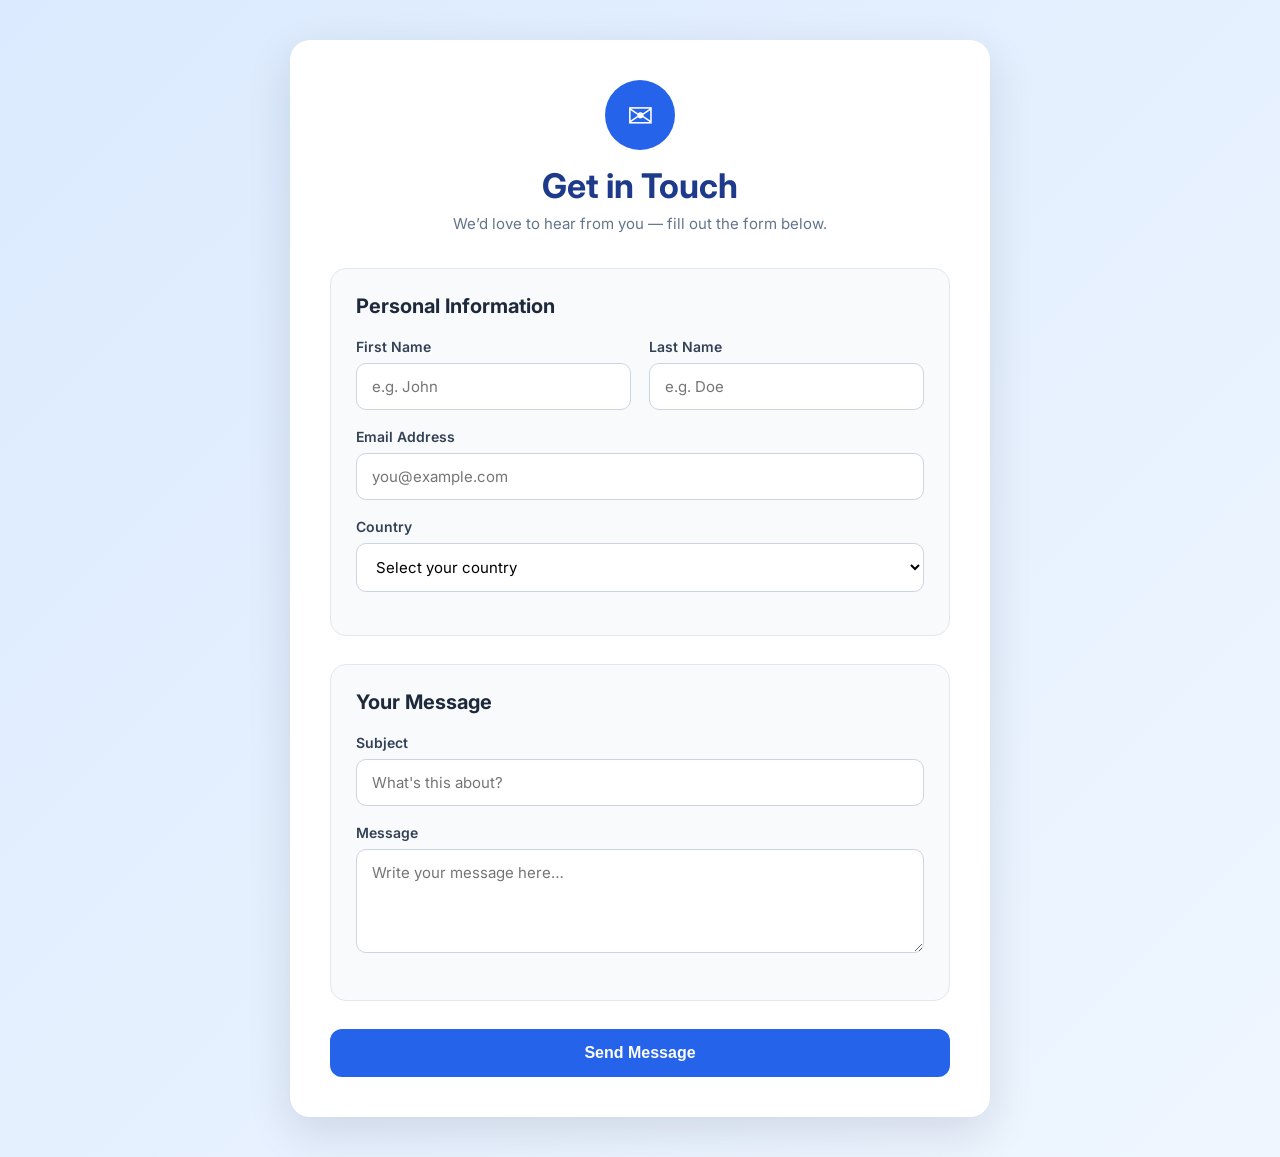
<file: index.html>
<!DOCTYPE html>
<html lang="en">
<head>
    <meta charset="UTF-8" />
    <meta name="viewport" content="width=device-width, initial-scale=1.0" />
    <title>Contact Form</title>
    
    <!-- Google Font -->
    <link rel="preconnect" href="https://fonts.googleapis.com" />
    <link rel="preconnect" href="https://fonts.gstatic.com" crossorigin />
    <link href="https://fonts.googleapis.com/css2?family=Inter:opsz@14..32&display=swap" rel="stylesheet" />
    
    <!-- Your CSS -->
    <link rel="stylesheet" href="style.css" />
</head>
<body>

    <div class="container">

        <!-- ===== HEADER ===== -->
        <div class="header">
            <div class="logo">✉</div>
            <h1>Get in Touch</h1>
            <p>We’d love to hear from you — fill out the form below.</p>
        </div>

        <!-- ===== FORM ===== -->
        <form action="#" method="POST">

            <!-- Section: Personal Info -->
            <div class="section">
                <h2>Personal Information</h2>

                <div class="row">
                    <div class="form-group">
                        <label for="firstName">First Name</label>
                        <input type="text" id="firstName" placeholder="e.g. John" required />
                    </div>
                    <div class="form-group">
                        <label for="lastName">Last Name</label>
                        <input type="text" id="lastName" placeholder="e.g. Doe" required />
                    </div>
                </div>

                <div class="form-group">
                    <label for="email">Email Address</label>
                    <input type="email" id="email" placeholder="you@example.com" required />
                </div>

                <div class="form-group">
                    <label for="country">Country</label>
                    <select id="country">
                        <option value="">Select your country</option>
                        <option value="us">United States</option>
                        <option value="uk">United Kingdom</option>
                        <option value="ca">Canada</option>
                        <option value="au">Australia</option>
                        <option value="in">India</option>
                        <option value="other">Other</option>
                    </select>
                </div>
            </div>

            <!-- Section: Message -->
            <div class="section">
                <h2>Your Message</h2>

                <div class="form-group">
                    <label for="subject">Subject</label>
                    <input type="text" id="subject" placeholder="What's this about?" />
                </div>

                <div class="form-group">
                    <label for="message">Message</label>
                    <textarea id="message" rows="4" placeholder="Write your message here…" required></textarea>
                </div>
            </div>

            <!-- Submit Button -->
            <button type="submit">Send Message</button>

        </form>

    </div>

</body>
</html>
</file>
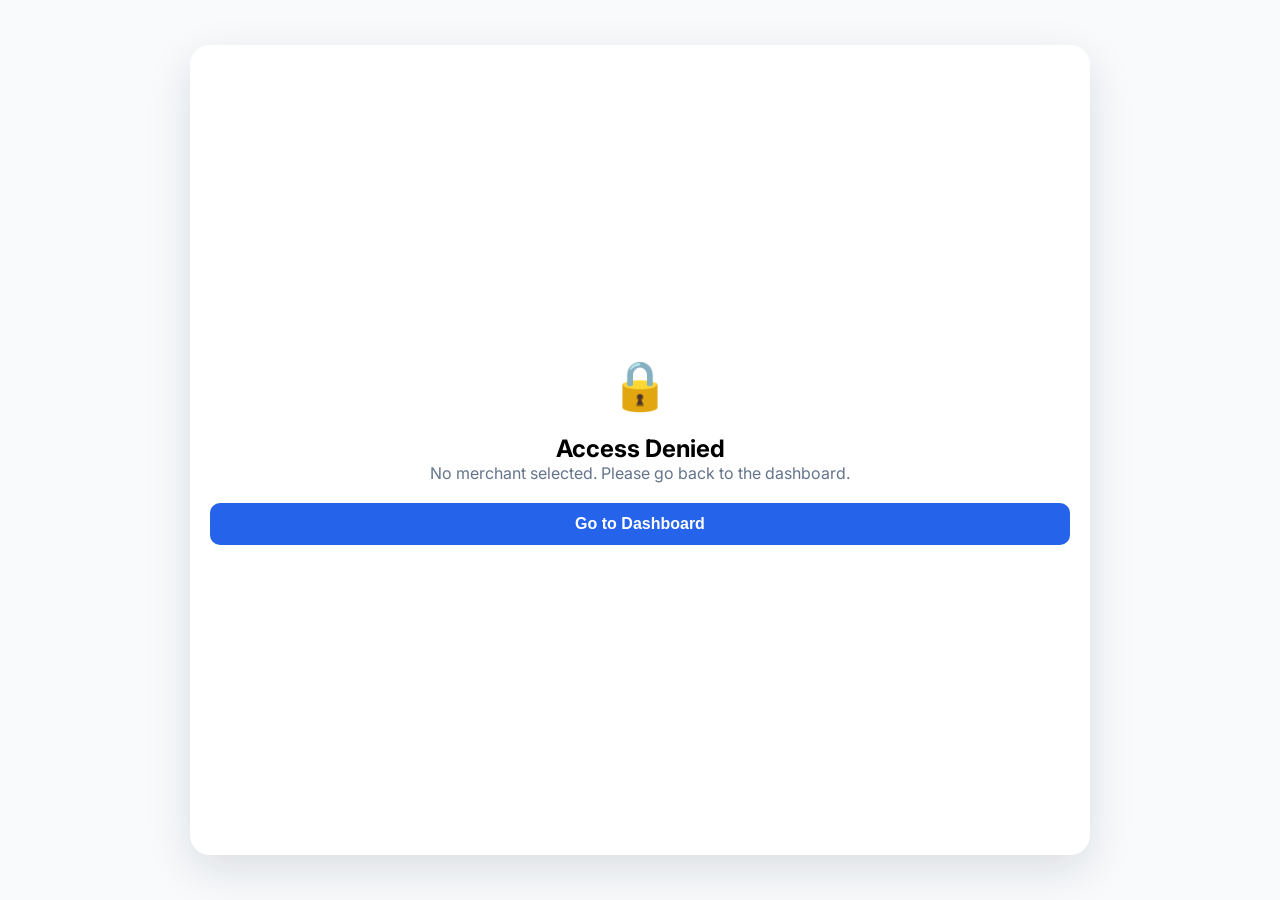
<file: chat.html>
<!DOCTYPE html>
<html lang="en">
<head>
    <meta charset="UTF-8">
    <meta name="viewport" content="width=device-width, initial-scale=1.0">
    <title>Chat Channel</title>
    <link rel="preconnect" href="https://fonts.googleapis.com">
    <link rel="preconnect" href="https://fonts.gstatic.com" crossorigin>
    <link href="https://fonts.googleapis.com/css2?family=Inter:wght@300;400;500;600;700&display=swap" rel="stylesheet">
    <link rel="stylesheet" href="style.css">
    <style>
        /* Full page chat styles */
        body {
            background: #f8fafc;
            padding: 20px;
            min-height: 100vh;
            display: flex;
            align-items: center;
            justify-content: center;
        }
        
        .chat-wrapper {
            width: 100%;
            max-width: 900px;
            height: 90vh;
            background: white;
            border-radius: 20px;
            box-shadow: 0 15px 45px rgba(15, 23, 42, 0.12);
            display: flex;
            flex-direction: column;
            overflow: hidden;
        }

        /* Chat Header */
        .chat-header {
            padding: 20px 30px;
            background: linear-gradient(135deg, #1e3a8a, #2563eb);
            color: white;
            display: flex;
            justify-content: space-between;
            align-items: center;
            border-bottom: 1px solid rgba(255,255,255,0.1);
        }
        .chat-header-left {
            display: flex;
            align-items: center;
            gap: 15px;
        }
        .chat-header-left .avatar {
            width: 45px;
            height: 45px;
            border-radius: 50%;
            background: rgba(255,255,255,0.2);
            display: flex;
            align-items: center;
            justify-content: center;
            font-size: 20px;
        }
        .chat-header-left .merchant-name {
            font-size: 18px;
            font-weight: 600;
        }
        .chat-header-left .merchant-status {
            font-size: 12px;
            opacity: 0.8;
            display: block;
            margin-top: 2px;
        }
        .chat-header-right {
            display: flex;
            gap: 10px;
        }
        .chat-header-right .header-btn {
            background: rgba(255,255,255,0.15);
            border: none;
            color: white;
            padding: 8px 16px;
            border-radius: 8px;
            cursor: pointer;
            font-size: 13px;
            font-weight: 500;
            transition: 0.3s;
            text-decoration: none;
            display: inline-flex;
            align-items: center;
            gap: 6px;
        }
        .chat-header-right .header-btn:hover {
            background: rgba(255,255,255,0.25);
        }

        /* Chat Messages */
        .chat-messages {
            flex: 1;
            overflow-y: auto;
            padding: 20px 30px;
            background: #f8fafc;
        }
        .chat-messages::-webkit-scrollbar {
            width: 6px;
        }
        .chat-messages::-webkit-scrollbar-track {
            background: #e2e8f0;
            border-radius: 3px;
        }
        .chat-messages::-webkit-scrollbar-thumb {
            background: #94a3b8;
            border-radius: 3px;
        }

        .message-wrapper {
            margin-bottom: 15px;
            display: flex;
        }
        .message-wrapper.system {
            justify-content: center;
        }
        .message-wrapper.merchant {
            justify-content: flex-start;
        }
        .message-wrapper.onboarding {
            justify-content: flex-end;
        }

        .message-bubble {
            max-width: 70%;
            padding: 12px 18px;
            border-radius: 12px;
            word-wrap: break-word;
            position: relative;
        }
        .message-wrapper.merchant .message-bubble {
            background: #e2e8f0;
            color: #1e293b;
            border-bottom-left-radius: 4px;
        }
        .message-wrapper.onboarding .message-bubble {
            background: #2563eb;
            color: white;
            border-bottom-right-radius: 4px;
        }
        .message-wrapper.system .message-bubble {
            background: #fef3c7;
            color: #92400e;
            font-size: 13px;
            max-width: 85%;
            text-align: center;
        }

        .message-sender {
            font-size: 11px;
            font-weight: 600;
            margin-bottom: 4px;
            display: block;
        }
        .message-wrapper.onboarding .message-sender {
            color: #93bbfc;
        }
        .message-wrapper.merchant .message-sender {
            color: #64748b;
        }

        .message-text {
            font-size: 15px;
            line-height: 1.5;
        }
        .message-time {
            font-size: 10px;
            opacity: 0.6;
            margin-top: 5px;
            display: block;
        }
        .message-wrapper.onboarding .message-time {
            color: #93bbfc;
        }

        /* Chat Input */
        .chat-input-area {
            padding: 16px 30px;
            background: white;
            border-top: 1px solid #e2e8f0;
            display: flex;
            gap: 12px;
            align-items: center;
        }
        .chat-input-area input {
            flex: 1;
            padding: 12px 18px;
            border: 2px solid #e2e8f0;
            border-radius: 12px;
            font-size: 15px;
            font-family: inherit;
            transition: 0.3s;
            outline: none;
        }
        .chat-input-area input:focus {
            border-color: #2563eb;
            box-shadow: 0 0 0 4px rgba(37, 99, 235, 0.1);
        }
        .chat-input-area button {
            padding: 12px 30px;
            background: #2563eb;
            color: white;
            border: none;
            border-radius: 12px;
            font-weight: 600;
            font-size: 15px;
            cursor: pointer;
            transition: 0.3s;
            white-space: nowrap;
        }
        .chat-input-area button:hover {
            background: #1d4ed8;
            transform: translateY(-2px);
            box-shadow: 0 4px 12px rgba(37, 99, 235, 0.3);
        }

        /* Empty state */
        .empty-state {
            text-align: center;
            padding: 60px 20px;
            color: #94a3b8;
        }
        .empty-state .icon {
            font-size: 48px;
            margin-bottom: 15px;
        }
        .empty-state h3 {
            color: #64748b;
            margin-bottom: 8px;
        }
        .empty-state p {
            font-size: 14px;
        }

        /* Date divider */
        .date-divider {
            text-align: center;
            padding: 15px 0;
            color: #94a3b8;
            font-size: 12px;
            font-weight: 500;
            letter-spacing: 0.5px;
        }
        .date-divider span {
            background: #e2e8f0;
            padding: 4px 16px;
            border-radius: 12px;
        }

        @media (max-width: 640px) {
            .chat-wrapper {
                height: 100vh;
                border-radius: 0;
            }
            .chat-header {
                padding: 15px 20px;
                flex-direction: column;
                gap: 10px;
                align-items: flex-start;
            }
            .chat-header-right {
                width: 100%;
                justify-content: flex-start;
            }
            .chat-header-right .header-btn {
                font-size: 12px;
                padding: 6px 12px;
            }
            .chat-messages {
                padding: 15px;
            }
            .chat-input-area {
                padding: 12px 15px;
                flex-wrap: wrap;
            }
            .chat-input-area input {
                font-size: 14px;
            }
            .chat-input-area button {
                padding: 12px 20px;
                font-size: 14px;
            }
            .message-bubble {
                max-width: 85%;
            }
        }
    </style>
</head>
<body>
    <div class="chat-wrapper">
        <!-- Header -->
        <div class="chat-header">
            <div class="chat-header-left">
                <div class="avatar">💬</div>
                <div>
                    <span class="merchant-name" id="chatMerchantName">Loading...</span>
                    <span class="merchant-status" id="chatMerchantStatus">🟢 Online</span>
                </div>
            </div>
            <div class="chat-header-right">
                <a href="onboarding.html?merchantId=" id="backToDashboardBtn" class="header-btn">
                    ← Dashboard
                </a>
                <a href="merchant.html?merchantId=" id="backToMerchantBtn" class="header-btn">
                    👤 Merchant View
                </a>
            </div>
        </div>

        <!-- Messages -->
        <div class="chat-messages" id="chatMessages">
            <div class="empty-state">
                <div class="icon">💬</div>
                <h3>No messages yet</h3>
                <p>Start the conversation with the merchant</p>
            </div>
        </div>

        <!-- Input -->
        <div class="chat-input-area">
            <input type="text" id="chatMessageInput" placeholder="Type a message..." />
            <button id="chatSendBtn">Send</button>
        </div>
    </div>

    <script src="chat.js"></script>
</body>
</html>
</file>
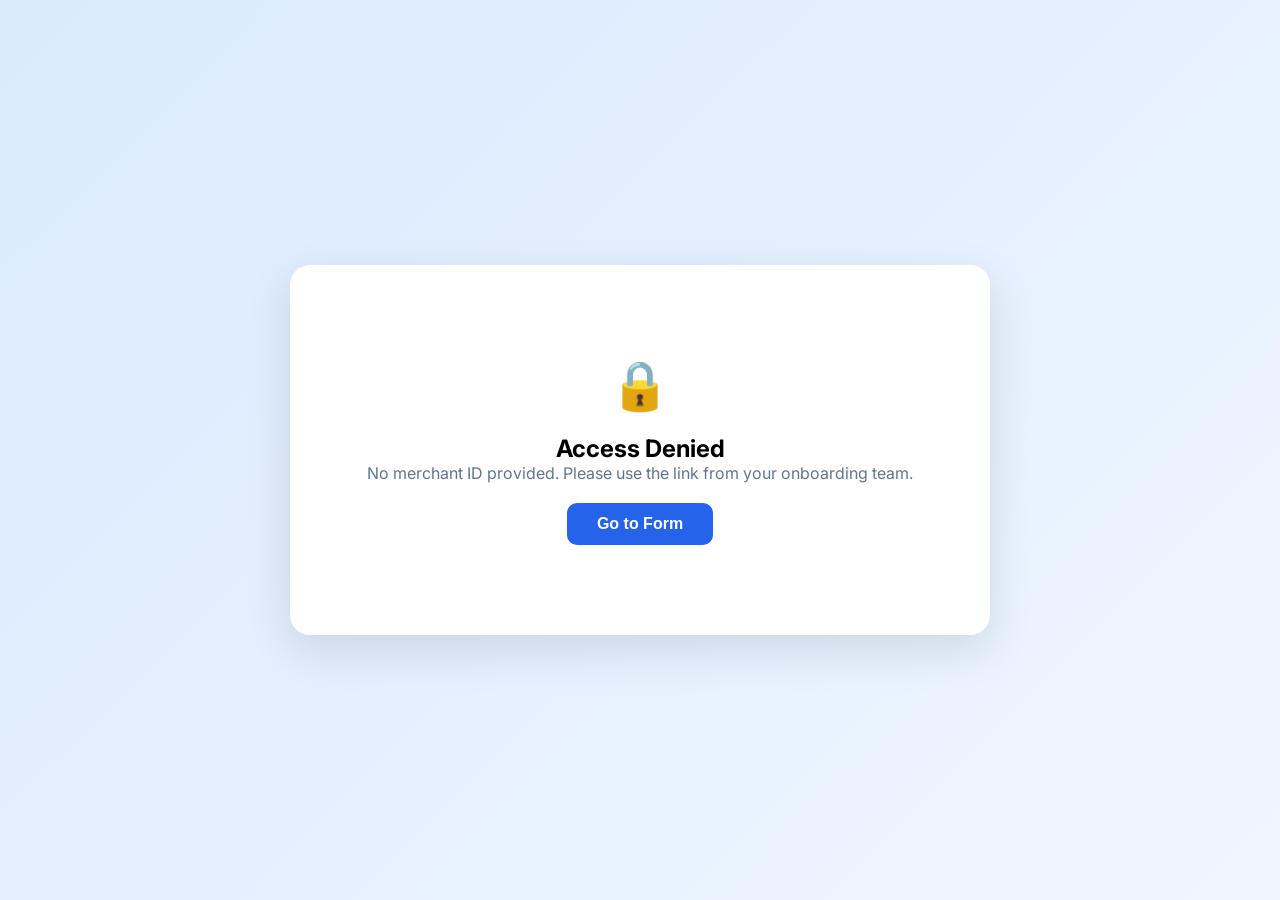
<file: merchant.html>
<!DOCTYPE html>
<html lang="en">
<head>
    <meta charset="UTF-8">
    <meta name="viewport" content="width=device-width, initial-scale=1.0">
    <title>Merchant Progress</title>
    <link rel="preconnect" href="https://fonts.googleapis.com">
    <link rel="preconnect" href="https://fonts.gstatic.com" crossorigin>
    <link href="https://fonts.googleapis.com/css2?family=Inter:wght@300;400;500;600;700&display=swap" rel="stylesheet">
    <link rel="stylesheet" href="style.css">
    <style>
        /* Additional merchant-specific styles */
        .progress-ring {
            display: flex;
            justify-content: center;
            align-items: center;
            margin: 20px 0;
        }
        .circular-progress {
            width: 120px;
            height: 120px;
            border-radius: 50%;
            background: #f1f5f9;
            display: flex;
            align-items: center;
            justify-content: center;
            position: relative;
        }
        .circular-progress .percentage {
            font-size: 28px;
            font-weight: 700;
            color: #1e3a8a;
        }
        .circular-progress .label {
            font-size: 12px;
            color: #64748b;
            position: absolute;
            bottom: 25px;
        }
        .status-badge {
            display: inline-block;
            padding: 6px 16px;
            border-radius: 20px;
            font-size: 14px;
            font-weight: 600;
        }
        .status-badge.in-progress {
            background: #dbeafe;
            color: #1e40af;
        }
        .status-badge.completed {
            background: #d1fae5;
            color: #065f46;
        }
        .task-item {
            display: flex;
            align-items: center;
            padding: 14px 16px;
            background: white;
            border-radius: 10px;
            border: 1px solid #e2e8f0;
            transition: all 0.3s;
            margin-bottom: 10px;
        }
        .task-item:hover {
            border-color: #93c5fd;
            box-shadow: 0 2px 8px rgba(37, 99, 235, 0.08);
        }
        .task-item.completed {
            background: #f0fdf4;
            border-color: #86efac;
        }
        .task-icon {
            font-size: 20px;
            margin-right: 12px;
        }
        .task-title {
            flex: 1;
            font-weight: 500;
        }
        .task-title.completed {
            text-decoration: line-through;
            color: #94a3b8;
        }
        .task-owner-tag {
            font-size: 11px;
            padding: 3px 10px;
            border-radius: 12px;
            background: #f1f5f9;
            color: #64748b;
        }
        .chat-message {
            margin-bottom: 12px;
            display: flex;
        }
        .chat-message.system {
            justify-content: center;
        }
        .chat-message.merchant {
            justify-content: flex-end;
        }
        .chat-message.onboarding {
            justify-content: flex-start;
        }
        .message-bubble {
            max-width: 75%;
            padding: 12px 16px;
            border-radius: 12px;
            word-wrap: break-word;
        }
        .chat-message.merchant .message-bubble {
            background: #2563eb;
            color: white;
            border-bottom-right-radius: 4px;
        }
        .chat-message.onboarding .message-bubble {
            background: #f1f5f9;
            color: #1e293b;
            border-bottom-left-radius: 4px;
        }
        .chat-message.system .message-bubble {
            background: #fef3c7;
            color: #92400e;
            font-size: 13px;
        }
        .message-sender {
            font-size: 11px;
            font-weight: 600;
            margin-bottom: 3px;
            display: block;
        }
        .message-time {
            font-size: 10px;
            opacity: 0.6;
            margin-top: 4px;
            display: block;
        }
        .chat-container {
            border: 1px solid #e2e8f0;
            border-radius: 12px;
            padding: 16px;
            background: white;
        }
        .messages-scroll {
            max-height: 320px;
            overflow-y: auto;
            margin-bottom: 16px;
            padding-right: 8px;
        }
        .messages-scroll::-webkit-scrollbar {
            width: 6px;
        }
        .messages-scroll::-webkit-scrollbar-track {
            background: #f1f5f9;
            border-radius: 3px;
        }
        .messages-scroll::-webkit-scrollbar-thumb {
            background: #cbd5e1;
            border-radius: 3px;
        }
        .messages-scroll::-webkit-scrollbar-thumb:hover {
            background: #94a3b8;
        }
        .merchant-info-grid {
            display: grid;
            grid-template-columns: 1fr 1fr;
            gap: 20px;
            background: #f8fafc;
            padding: 20px;
            border-radius: 12px;
            border: 1px solid #e2e8f0;
        }
        .info-item {
            display: flex;
            flex-direction: column;
        }
        .info-label {
            font-size: 12px;
            font-weight: 600;
            color: #64748b;
            text-transform: uppercase;
            letter-spacing: 0.5px;
        }
        .info-value {
            font-size: 16px;
            font-weight: 500;
            color: #1e293b;
            margin-top: 4px;
        }
        @media (max-width: 640px) {
            .merchant-info-grid {
                grid-template-columns: 1fr;
                gap: 12px;
            }
            .circular-progress {
                width: 100px;
                height: 100px;
            }
            .circular-progress .percentage {
                font-size: 24px;
            }
        }
    </style>
</head>
<body>
    <div class="container">
        <div class="header">
            <div class="logo">📊</div>
            <h1>Your Onboarding Progress</h1>
            <p>Track your merchant onboarding journey</p>
        </div>

        <!-- Status Overview -->
        <div class="section" style="background: linear-gradient(135deg, #eff6ff, #dbeafe); border: none;">
            <div style="display: flex; justify-content: space-between; align-items: center; flex-wrap: wrap; gap: 15px;">
                <div>
                    <h2 style="margin: 0; font-size: 22px; color: #1e3a8a;" id="merchantNameDisplay">Loading...</h2>
                    <div style="margin-top: 8px;">
                        <span class="status-badge in-progress" id="statusBadge">In Progress</span>
                    </div>
                </div>
                <div class="progress-ring">
                    <div class="circular-progress">
                        <span class="percentage" id="progressPercentage">0%</span>
                        <span class="label">Complete</span>
                    </div>
                </div>
            </div>
        </div>

        <!-- Merchant Details -->
        <div class="section">
            <h2>Merchant Information</h2>
            <div class="merchant-info-grid" id="merchantInfo">
                <div class="info-item">
                    <span class="info-label">Company</span>
                    <span class="info-value" id="displayCompany">-</span>
                </div>
                <div class="info-item">
                    <span class="info-label">Business Name</span>
                    <span class="info-value" id="displayBusiness">-</span>
                </div>
                <div class="info-item">
                    <span class="info-label">PIC Name</span>
                    <span class="info-value" id="displayPIC">-</span>
                </div>
                <div class="info-item">
                    <span class="info-label">Phone</span>
                    <span class="info-value" id="displayPhone">-</span>
                </div>
                <div class="info-item">
                    <span class="info-label">Email</span>
                    <span class="info-value" id="displayEmail">-</span>
                </div>
                <div class="info-item">
                    <span class="info-label">Package</span>
                    <span class="info-value" id="displayPackage">-</span>
                </div>
            </div>
        </div>

        <!-- Checklist -->
        <div class="section">
            <h2>📋 Your Checklist</h2>
            <p style="color: #64748b; font-size: 14px; margin-bottom: 16px;">These are the tasks you need to complete for onboarding</p>
            <div id="checklistContainer">
                <p>Loading checklist...</p>
            </div>
        </div>

        <!-- Chat Section -->
        <div class="section">
            <h2>💬 Support Chat</h2>
            <p style="color: #64748b; font-size: 14px; margin-bottom: 16px;">Chat with our onboarding team for assistance</p>
            <div class="chat-container">
                <div class="messages-scroll" id="messagesContainer">
                    <div id="messagesList">
                        <p style="color: #94a3b8; text-align: center;">No messages yet</p>
                    </div>
                </div>
                <form id="chatForm" style="display: flex; gap: 10px;">
                    <input type="text" id="chatInput" placeholder="Type your message..." 
                           style="flex: 1; padding: 12px 16px; border: 2px solid #e2e8f0; border-radius: 10px; font-size: 14px; transition: 0.3s;">
                    <button type="submit" style="width: auto; padding: 12px 30px; background: #2563eb; color: white; border: none; border-radius: 10px; font-weight: 600; cursor: pointer; transition: 0.3s;">
                        Send
                    </button>
                </form>
            </div>
        </div>

        <!-- Navigation -->
<div style="display: flex; gap: 10px; margin-top: 20px; flex-wrap: wrap;">
    <button onclick="window.location.href='index.html'" style="background: #64748b; width: auto; padding: 12px 25px; border: none; border-radius: 10px; color: white; font-weight: 600; cursor: pointer;">
        ← Back to Form
    </button>
    <button onclick="window.location.href='onboarding.html?merchantId=' + getMerchantId()" style="background: #2563eb; width: auto; padding: 12px 25px; border: none; border-radius: 10px; color: white; font-weight: 600; cursor: pointer;">
        View Onboarding Dashboard →
    </button>
    <button onclick="window.location.href='chat.html?merchantId=' + getMerchantId()" style="background: #8b5cf6; width: auto; padding: 12px 25px; border: none; border-radius: 10px; color: white; font-weight: 600; cursor: pointer;">
        💬 Open Chat
    </button>
    <button onclick="window.location.reload()" style="background: #059669; width: auto; padding: 12px 25px; border: none; border-radius: 10px; color: white; font-weight: 600; cursor: pointer;">
        🔄 Refresh
    </button>
</div>

    <script src="merchant.js"></script>
</body>
</html>
</file>
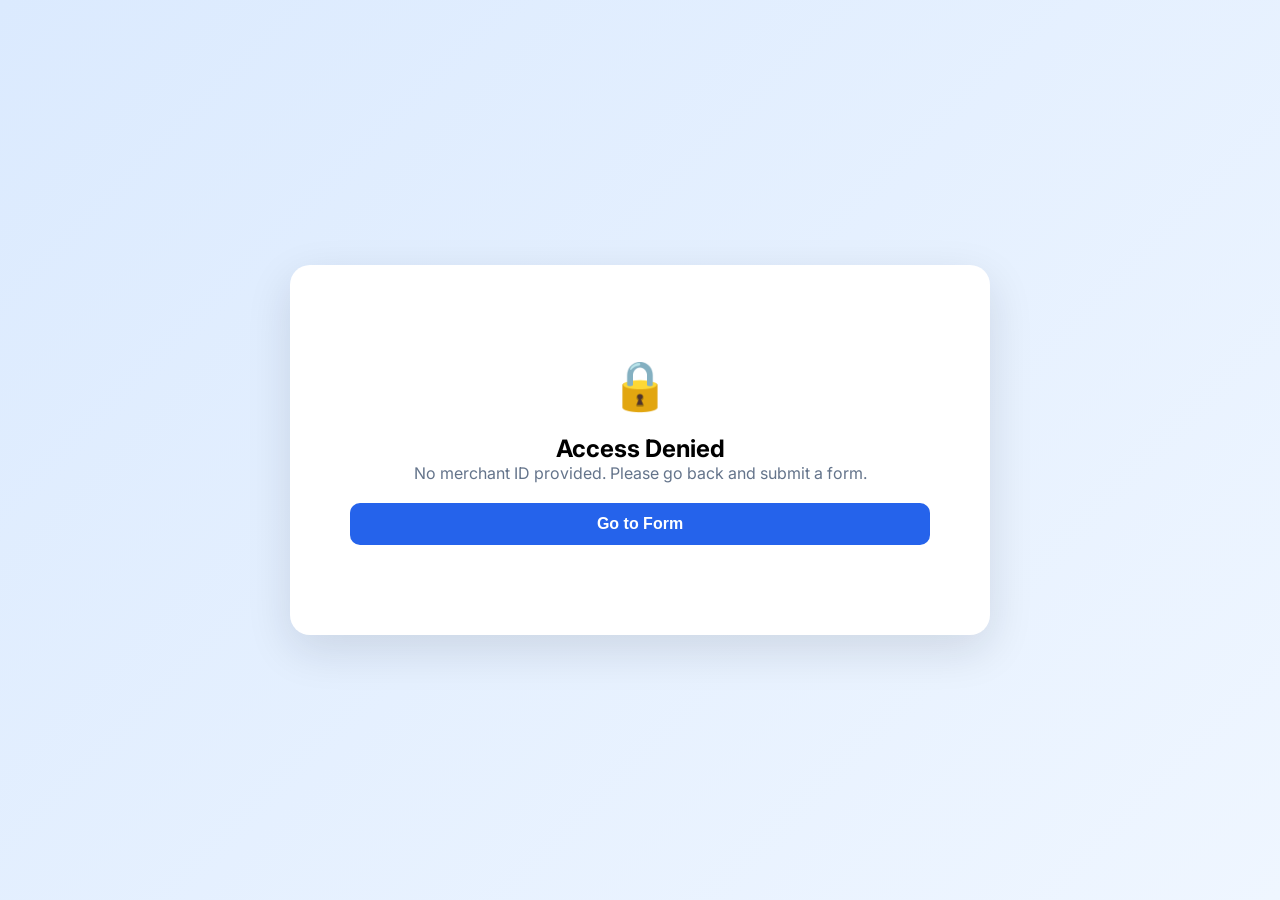
<file: onboarding.html>
<!DOCTYPE html>
<html lang="en">
<head>
    <meta charset="UTF-8">
    <meta name="viewport" content="width=device-width, initial-scale=1.0">
    <title>Onboarding Dashboard</title>
    <link rel="preconnect" href="https://fonts.googleapis.com">
    <link rel="preconnect" href="https://fonts.gstatic.com" crossorigin>
    <link href="https://fonts.googleapis.com/css2?family=Inter:wght@300;400;500;600;700&display=swap" rel="stylesheet">
    <link rel="stylesheet" href="style.css">
    <style>
        .merchant-info-grid {
            display: grid;
            grid-template-columns: 1fr 1fr;
            gap: 15px;
            background: #f8fafc;
            padding: 20px;
            border-radius: 12px;
            border: 1px solid #e2e8f0;
        }
        .info-item {
            display: flex;
            flex-direction: column;
        }
        .info-label {
            font-size: 11px;
            font-weight: 600;
            color: #64748b;
            text-transform: uppercase;
            letter-spacing: 0.5px;
        }
        .info-value {
            font-size: 15px;
            font-weight: 500;
            color: #1e293b;
            margin-top: 3px;
        }
        .task-item {
            display: flex;
            align-items: center;
            padding: 12px 16px;
            background: white;
            border-radius: 8px;
            border: 1px solid #e2e8f0;
            transition: all 0.3s;
            margin-bottom: 8px;
        }
        .task-item:hover {
            border-color: #93c5fd;
            box-shadow: 0 2px 8px rgba(37, 99, 235, 0.08);
        }
        .task-item.completed {
            background: #f0fdf4;
            border-color: #86efac;
        }
        .task-checkbox {
            margin-right: 15px;
            width: 20px;
            height: 20px;
            cursor: pointer;
            accent-color: #2563eb;
        }
        .task-title {
            flex: 1;
            font-weight: 500;
        }
        .task-title.completed {
            text-decoration: line-through;
            color: #94a3b8;
        }
        .task-owner-tag {
            font-size: 11px;
            padding: 3px 10px;
            border-radius: 12px;
            background: #f1f5f9;
            color: #64748b;
            margin-right: 8px;
        }
        .task-visibility {
            font-size: 12px;
            color: #059669;
        }
        .progress-bar-container {
            background: #e2e8f0;
            height: 8px;
            border-radius: 4px;
            overflow: hidden;
            margin-top: 8px;
        }
        .progress-bar-fill {
            background: #2563eb;
            height: 100%;
            transition: width 0.5s ease;
        }
        .status-badge {
            display: inline-block;
            padding: 5px 14px;
            border-radius: 20px;
            font-size: 13px;
            font-weight: 600;
        }
        .status-badge.in-progress {
            background: #dbeafe;
            color: #1e40af;
        }
        .status-badge.completed {
            background: #d1fae5;
            color: #065f46;
        }
        .status-badge.pending {
            background: #fef3c7;
            color: #92400e;
        }
        .nav-button {
            width: auto;
            padding: 12px 25px;
            border: none;
            border-radius: 10px;
            font-weight: 600;
            cursor: pointer;
            transition: all 0.3s;
            font-size: 14px;
        }
        .nav-button:hover {
            transform: translateY(-2px);
            box-shadow: 0 4px 12px rgba(0,0,0,0.15);
        }
        .no-data {
            text-align: center;
            padding: 30px;
            color: #94a3b8;
        }
        .no-data-icon {
            font-size: 32px;
            margin-bottom: 10px;
        }
        @media (max-width: 640px) {
            .merchant-info-grid {
                grid-template-columns: 1fr;
                gap: 10px;
            }
            .nav-button {
                width: 100%;
                text-align: center;
            }
        }
    </style>
</head>
<body>
    <div class="container">
        <div class="header">
            <div class="logo">📋</div>
            <h1>Onboarding Dashboard</h1>
            <p>Manage merchant onboarding tasks and progress</p>
        </div>

        <!-- Merchant Details Section -->
        <div class="section" id="merchantDetails">
            <h2>Merchant Information</h2>
            <div id="merchantInfo">
                <p style="color: #94a3b8;">Loading merchant details...</p>
            </div>
        </div>

        <!-- Task List Section -->
        <div class="section" id="taskSection">
            <h2>Onboarding Task List</h2>
            <div id="taskList">
                <p style="color: #94a3b8;">No tasks available</p>
            </div>
        </div>

        <!-- Navigation Buttons -->
        <div style="display: flex; gap: 10px; margin-top: 20px; flex-wrap: wrap;">
            <button onclick="window.location.href='index.html'" class="nav-button" style="background: #64748b; color: white;">
                ← Back to Form
            </button>
            <button onclick="window.location.href='merchant.html?merchantId=' + getMerchantId()" class="nav-button" style="background: #059669; color: white;">
                👤 View Merchant Progress
            </button>
            <button onclick="window.location.reload()" class="nav-button" style="background: #2563eb; color: white;">
                🔄 Refresh
            </button>
        </div>
    </div>

    <script src="onboarding.js"></script>
</body>
</html>
</file>
<file: style.css>
/* =========================
   Google Font
========================= */

*{
    margin:0;
    padding:0;
    box-sizing:border-box;
}

body{

    font-family:'Inter',sans-serif;

    background:linear-gradient(135deg,#dbeafe,#eff6ff);

    min-height:100vh;

    display:flex;

    justify-content:center;

    align-items:center;

    padding:40px 20px;

}

/* =========================
   Main Card
========================= */

.container{

    width:100%;

    max-width:700px;

    background:#ffffff;

    border-radius:20px;

    padding:40px;

    box-shadow:
    0 15px 45px rgba(15,23,42,.12);

}

/* =========================
   Header
========================= */

.header{

    text-align:center;

    margin-bottom:35px;

}

.logo{

    width:70px;

    height:70px;

    margin:auto;

    border-radius:50%;

    background:#2563eb;

    color:white;

    display:flex;

    align-items:center;

    justify-content:center;

    font-size:32px;

    margin-bottom:15px;

}

.header h1{

    font-size:34px;

    color:#1e3a8a;

    margin-bottom:8px;

}

.header p{

    color:#64748b;

    font-size:15px;

}

/* =========================
   Sections
========================= */

.section{

    margin-bottom:28px;

    padding:25px;

    border:1px solid #e2e8f0;

    border-radius:16px;

    background:#f8fafc;

}

.section h2{

    font-size:20px;

    margin-bottom:20px;

    color:#1e293b;

}

/* =========================
   Form
========================= */

.row{

    display:flex;

    gap:18px;

}

.form-group{

    flex:1;

    margin-bottom:18px;

}

label{

    display:block;

    margin-bottom:8px;

    font-size:14px;

    font-weight:600;

    color:#334155;

}

input,
select,
textarea{

    width:100%;

    padding:13px 15px;

    border:1px solid #cbd5e1;

    border-radius:10px;

    font-size:15px;

    font-family:inherit;

    background:white;

    transition:.25s;

}

textarea{

    resize:vertical;

}

input:focus,
select:focus,
textarea:focus{

    outline:none;

    border-color:#2563eb;

    box-shadow:0 0 0 4px rgba(37,99,235,.15);

}

/* =========================
   Button
========================= */

button{

    width:100%;

    padding:15px;

    border:none;

    border-radius:12px;

    background:#2563eb;

    color:white;

    font-size:16px;

    font-weight:600;

    cursor:pointer;

    transition:.3s;

}

button:hover{

    background:#1d4ed8;

    transform:translateY(-2px);

    box-shadow:0 10px 25px rgba(37,99,235,.25);

}

/* =========================
   Mobile
========================= */

@media(max-width:768px){

.container{

    padding:25px;

}

.row{

    flex-direction:column;

    gap:0;

}

.header h1{

    font-size:28px;

}

.section{

    padding:20px;

}

}
</file>
